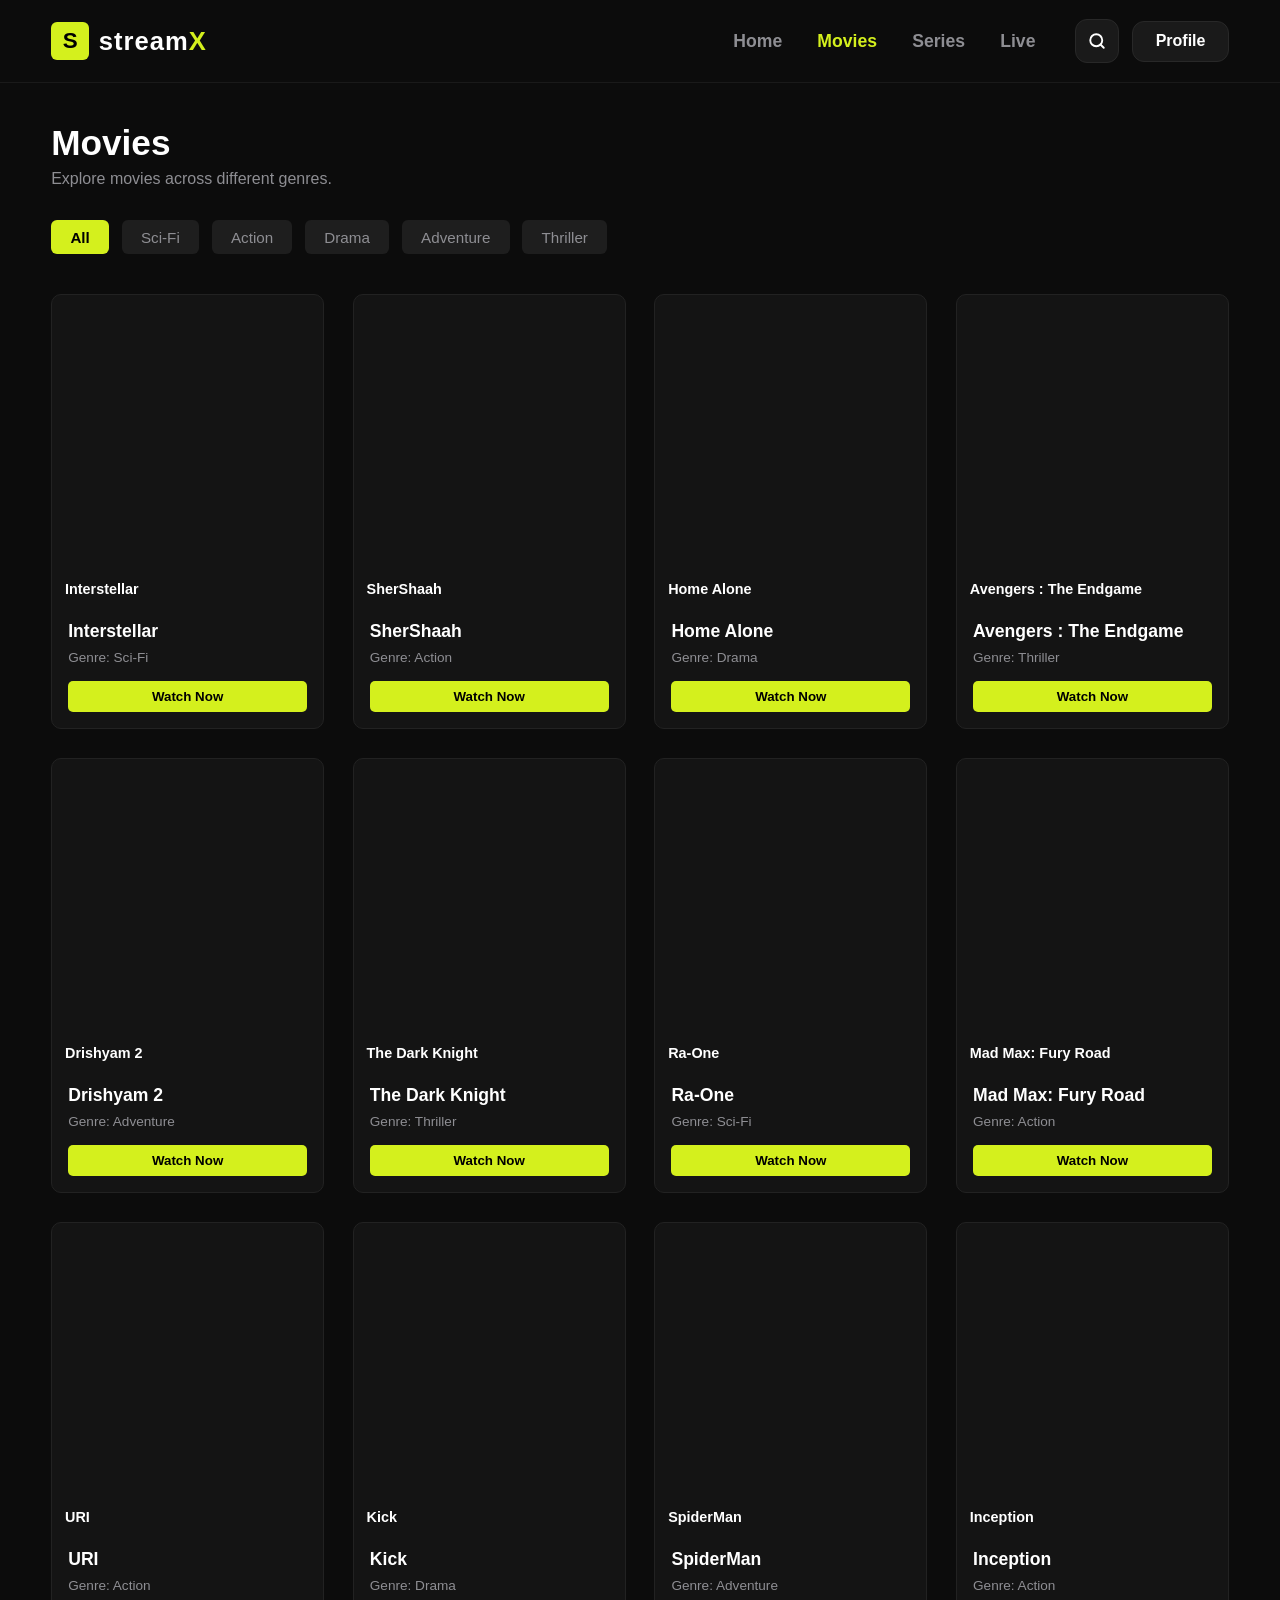
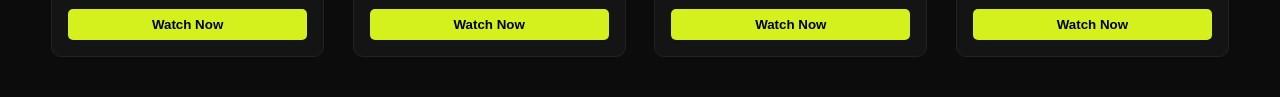
<file: index.html>
<!DOCTYPE html>
<html lang="en">

<head>
    <meta charset="UTF-8">
    <meta name="viewport" content="width=device-width, initial-scale=1.0">
    <title>StreamX | Movies</title>
    <!-- Separate CSS -->
    <link rel="stylesheet" href="style.css">
</head>

<body>

    <!-- =====================================================
         NAVBAR
         ===================================================== -->
    <header class="navbar">

        <!-- LOGO -->
        <div class="logo">
            <div class="logo-box">S</div>
            <div class="logo-text">stream<span>x</span></div>
        </div>

        <!-- UPDATED NAV LINKS & ACTION BUTTONS -->
        <div class="nav-right">
            <nav class="nav-links">
                <a href="index.html" class="working-link">Home</a>
                <a href="movies.html" class="working-link active">Movies</a>
                <a href="series.html" class="working-link">Series</a>
                <a href="#" class="working-link">Live</a>
            </nav>

            <div class="nav-actions">
                <button class="icon-btn search-btn" aria-label="Search">
                    <svg width="18" height="18" viewBox="0 0 24 24" fill="none" stroke="currentColor" stroke-width="2.5" stroke-linecap="round" stroke-linejoin="round">
                        <circle cx="11" cy="11" r="8"></circle>
                        <line x1="21" y1="21" x2="16.65" y2="16.65"></line>
                    </svg>
                </button>
                <a href="#" class="profile-btn">Profile</a>
            </div>
        </div>

    </header>

    <!-- =====================================================
         MOVIES PAGE
         ===================================================== -->
    <main class="page">

        <h1 class="page-title">Movies</h1>
        <p class="page-subtitle">Explore movies across different genres.</p>

        <!-- FILTERS -->
        <div class="filters">
            <button class="filter-btn active" data-type="movie" data-genre="All">All</button>
            <button class="filter-btn" data-type="movie" data-genre="Sci-Fi">Sci-Fi</button>
            <button class="filter-btn" data-type="movie" data-genre="Action">Action</button>
            <button class="filter-btn" data-type="movie" data-genre="Drama">Drama</button>
            <button class="filter-btn" data-type="movie" data-genre="Adventure">Adventure</button>
            <button class="filter-btn" data-type="movie" data-genre="Thriller">Thriller</button>
        </div>

        <!-- MOVIE CARDS CONTAINER -->
        <div id="movieGrid" class="movie-grid"></div>

    </main>

    <!-- =====================================================
         VIDEO MODAL
         ===================================================== -->
    <div id="videoModal" class="modal">
        <div class="modal-box">
            <button id="closeModal" class="close-btn">×</button>
            <iframe id="videoPlayer" src="" allow="autoplay; encrypted-media" allowfullscreen></iframe>
        </div>
    </div>

    <!-- JAVASCRIPT -->
    <script src="script.js"></script>

</body>

</html>
</file>
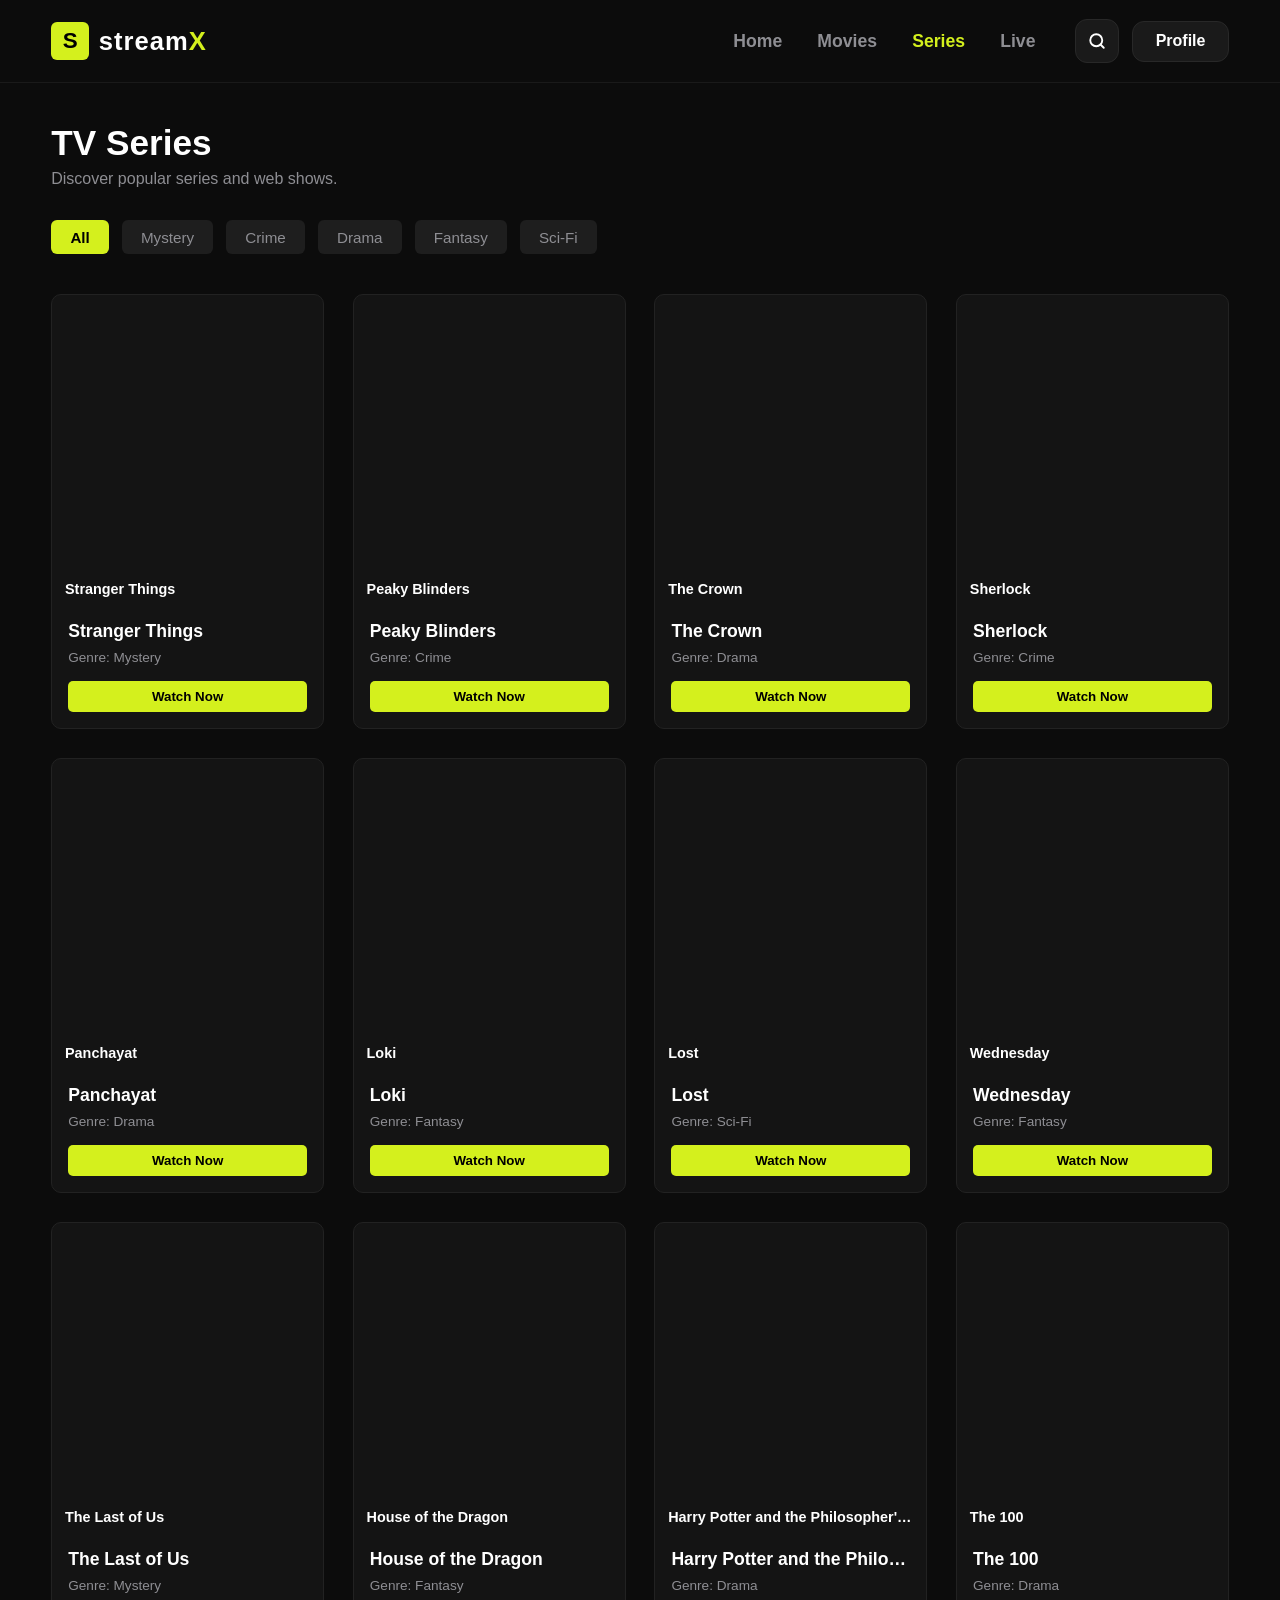
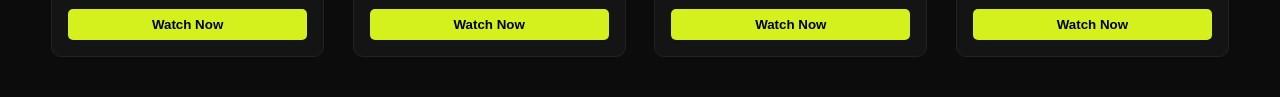
<file: series.html>
<!DOCTYPE html>
<html lang="en">

<head>
    <meta charset="UTF-8">
    <meta name="viewport" content="width=device-width, initial-scale=1.0">
    <title>StreamX | Series</title>
    <link rel="stylesheet" href="style.css">
</head>

<body>

    <!-- =====================================================
         NAVBAR
         ===================================================== -->
    <header class="navbar">

        <!-- LOGO -->
        <div class="logo">
            <div class="logo-box">S</div>
            <div class="logo-text">stream<span>x</span></div>
        </div>

        <!-- UPDATED NAV LINKS & ACTION BUTTONS -->
        <div class="nav-right">
            <nav class="nav-links">
                <a href="index.html" class="working-link">Home</a>
                <a href="movies.html" class="working-link">Movies</a>
                <a href="series.html" class="working-link active">Series</a>
                <a href="#" class="working-link">Live</a>
            </nav>

            <div class="nav-actions">
                <button class="icon-btn search-btn" aria-label="Search">
                    <svg width="18" height="18" viewBox="0 0 24 24" fill="none" stroke="currentColor" stroke-width="2.5" stroke-linecap="round" stroke-linejoin="round">
                        <circle cx="11" cy="11" r="8"></circle>
                        <line x1="21" y1="21" x2="16.65" y2="16.65"></line>
                    </svg>
                </button>
                <a href="#" class="profile-btn">Profile</a>
            </div>
        </div>

    </header>

    <!-- =====================================================
         SERIES PAGE
         ===================================================== -->
    <main class="page">

        <h1 class="page-title">TV Series</h1>
        <p class="page-subtitle">Discover popular series and web shows.</p>

        <!-- FILTERS -->
        <div class="filters">
            <button class="filter-btn active" data-type="series" data-genre="All">All</button>
            <button class="filter-btn" data-type="series" data-genre="Mystery">Mystery</button>
            <button class="filter-btn" data-type="series" data-genre="Crime">Crime</button>
            <button class="filter-btn" data-type="series" data-genre="Drama">Drama</button>
            <button class="filter-btn" data-type="series" data-genre="Fantasy">Fantasy</button>
            <button class="filter-btn" data-type="series" data-genre="Sci-Fi">Sci-Fi</button>
        </div>

        <!-- SERIES CARDS CONTAINER -->
        <div id="seriesGrid" class="series-grid"></div>

    </main>

    <!-- =====================================================
         VIDEO MODAL
         ===================================================== -->
    <div id="videoModal" class="modal">
        <div class="modal-box">
            <button id="closeModal" class="close-btn">×</button>
            <iframe id="videoPlayer" src="" allow="autoplay; encrypted-media" allowfullscreen></iframe>
        </div>
    </div>

    <!-- JAVASCRIPT -->
    <script src="script.js"></script>

</body>

</html>
</file>
<file: style.css>
/* =========================================================
   STREAMX - STYLESHEET (BLACK & LIME THEME)
   ========================================================= */

/* --- RESET & GLOBAL STYLES --- */
* {
    margin: 0;
    padding: 0;
    box-sizing: border-box;
    font-family: 'Segoe UI', Tahoma, Geneva, Verdana, sans-serif;
}

body {
    background-color: #0c0c0c;
    color: #ffffff;
    min-height: 100vh;
    display: flex;
    flex-direction: column;
}

a {
    text-decoration: none;
    color: inherit;
}

/* --- NAVBAR --- */
.navbar {
    display: flex;
    justify-content: space-between;
    align-items: center;
    padding: 1.2rem 4%;
    background-color: #0c0c0c;
    border-bottom: 1px solid #1a1a1a;
    position: sticky;
    top: 0;
    z-index: 100;
}

.logo {
    display: flex;
    align-items: center;
    gap: 0.6rem;
}

.logo-box {
    background-color: #d4f01d;
    color: #000000;
    font-weight: 800;
    font-size: 1.4rem;
    width: 38px;
    height: 38px;
    display: flex;
    align-items: center;
    justify-content: center;
    border-radius: 6px;
}

.logo-text {
    font-size: 1.6rem;
    font-weight: 700;
    letter-spacing: 1px;
    text-transform: lowercase;
}

.logo-text span {
    color: #d4f01d;
    text-transform: uppercase;
}

/* RIGHT side nav wrapper */
.nav-right {
    display: flex;
    align-items: center;
    gap: 2.5rem;
}

.nav-links {
    display: flex;
    align-items: center;
    gap: 2.2rem;
}

.working-link {
    font-size: 1.1rem;
    font-weight: 600;
    color: #8e8e93;
    transition: color 0.2s ease-in-out;
    padding: 0.3rem 0;
}

.working-link:hover {
    color: #ffffff;
}

.working-link.active {
    color: #d4f01d;
}

/* SEARCH & PROFILE BUTTONS */
.nav-actions {
    display: flex;
    align-items: center;
    gap: 0.8rem;
}

.icon-btn {
    background-color: #1a1a1a;
    border: 1px solid #282828;
    color: #ffffff;
    width: 44px;
    height: 44px;
    border-radius: 12px;
    display: flex;
    align-items: center;
    justify-content: center;
    cursor: pointer;
    transition: background-color 0.2s ease, border-color 0.2s ease;
}

.icon-btn:hover {
    background-color: #262626;
    border-color: #383838;
}

.profile-btn {
    background-color: #1a1a1a;
    border: 1px solid #282828;
    color: #ffffff;
    padding: 0.65rem 1.4rem;
    border-radius: 12px;
    font-weight: 700;
    font-size: 1rem;
    transition: background-color 0.2s ease, border-color 0.2s ease;
    display: inline-flex;
    align-items: center;
    justify-content: center;
}

.profile-btn:hover {
    background-color: #262626;
    border-color: #383838;
}

/* --- MAIN PAGE CONTENT --- */
.page {
    flex: 1;
    padding: 2.5rem 4%;
    max-width: 1400px;
    margin: 0 auto;
    width: 100%;
}

.page-title {
    font-size: 2.2rem;
    font-weight: 700;
    margin-bottom: 0.4rem;
}

.page-subtitle {
    color: #8e8e93;
    font-size: 1rem;
    margin-bottom: 2rem;
}

/* --- FILTERS --- */
.filters {
    display: flex;
    flex-wrap: wrap;
    gap: 0.8rem;
    margin-bottom: 2.5rem;
}

.filter-btn {
    background-color: #1e1e1e;
    color: #8e8e93;
    border: none;
    padding: 0.55rem 1.2rem;
    border-radius: 6px;
    cursor: pointer;
    font-size: 0.95rem;
    transition: all 0.2s ease-in-out;
}

.filter-btn:hover {
    background-color: #2a2a2a;
    color: #ffffff;
}

.filter-btn.active {
    background-color: #d4f01d;
    color: #000000;
    font-weight: 600;
}

/* --- MEDIA GRID & CARDS --- */
.movie-grid,
.series-grid {
    display: grid;
    grid-template-columns: repeat(auto-fill, minmax(220px, 1fr));
    gap: 1.8rem;
}

.movie-card,
.series-card {
    background-color: #141414;
    border: 1px solid #222222;
    border-radius: 10px;
    overflow: hidden;
    cursor: pointer;
    transition: transform 0.25s ease-in-out, box-shadow 0.25s ease-in-out, border-color 0.25s ease-in-out;
    display: flex;
    flex-direction: column;
}

.movie-card:hover,
.series-card:hover {
    transform: translateY(-7px);
    border-color: #333333;
    box-shadow: 0 10px 20px rgba(0, 0, 0, 0.6);
}

.thumbnail {
    width: 100%;
    height: 310px;
    background-size: cover;
    background-position: center;
    position: relative;
    display: flex;
    align-items: flex-end;
}

/* Play Overlay Icon */
.play-circle {
    position: absolute;
    top: 50%;
    left: 50%;
    transform: translate(-50%, -50%);
    width: 50px;
    height: 50px;
    background-color: rgba(212, 240, 29, 0.9);
    color: #000000;
    border-radius: 50%;
    display: flex;
    align-items: center;
    justify-content: center;
    font-size: 1.2rem;
    opacity: 0;
    transition: opacity 0.25s ease-in-out, transform 0.25s ease-in-out;
    padding-left: 3px; /* visual center for play arrow */
}

.movie-card:hover .play-circle,
.series-card:hover .play-circle {
    opacity: 1;
    transform: translate(-50%, -50%) scale(1.1);
}

.thumb-title {
    width: 100%;
    background: linear-gradient(transparent, rgba(20, 20, 20, 0.95));
    padding: 1rem 0.8rem 0.5rem 0.8rem;
    font-size: 0.9rem;
    font-weight: 600;
    color: #ffffff;
    white-space: nowrap;
    overflow: hidden;
    text-overflow: ellipsis;
}

.card-content {
    padding: 1rem;
    display: flex;
    flex-direction: column;
    gap: 0.5rem;
    flex: 1;
    justify-content: space-between;
}

.card-content h3 {
    font-size: 1.1rem;
    font-weight: 600;
    color: #ffffff;
    white-space: nowrap;
    overflow: hidden;
    text-overflow: ellipsis;
}

.card-content .meta {
    font-size: 0.85rem;
    color: #8e8e93;
}

.watch-btn {
    margin-top: 0.5rem;
    background-color: #d4f01d;
    color: #000000;
    border: none;
    padding: 0.5rem 0;
    border-radius: 5px;
    font-weight: 600;
    cursor: pointer;
    transition: background-color 0.2s ease-in-out;
}

.watch-btn:hover {
    background-color: #e5ff24;
}

/* --- VIDEO MODAL --- */
.modal {
    display: none;
    position: fixed;
    top: 0;
    left: 0;
    width: 100vw;
    height: 100vh;
    background-color: rgba(0, 0, 0, 0.85);
    z-index: 1000;
    justify-content: center;
    align-items: center;
    opacity: 0;
    transition: opacity 0.3s ease;
}

.modal.show {
    display: flex;
    opacity: 1;
}

.modal-box {
    position: relative;
    width: 90%;
    max-width: 900px;
    aspect-ratio: 16 / 9;
    background-color: #000;
    border-radius: 8px;
    overflow: hidden;
    box-shadow: 0 0 25px rgba(212, 240, 29, 0.2);
}

.modal-box iframe {
    width: 100%;
    height: 100%;
    border: none;
}

.close-btn {
    position: absolute;
    top: -12px;
    right: -12px;
    width: 36px;
    height: 36px;
    background-color: #d4f01d;
    color: #000000;
    border: none;
    border-radius: 50%;
    font-size: 1.5rem;
    font-weight: bold;
    cursor: pointer;
    z-index: 1010;
    line-height: 1;
    display: flex;
    align-items: center;
    justify-content: center;
    box-shadow: 0 2px 10px rgba(0, 0, 0, 0.5);
}

.close-btn:hover {
    background-color: #ffffff;
}

/* --- RESPONSIVE ADJUSTMENTS --- */
@media (max-width: 768px) {
    .navbar {
        flex-direction: column;
        gap: 1rem;
    }

    .nav-right {
        flex-direction: column;
        gap: 1rem;
    }

    .movie-grid,
    .series-grid {
        grid-template-columns: repeat(auto-fill, minmax(150px, 1fr));
        gap: 1rem;
    }

    .thumbnail {
        height: 220px;
    }
}
</file>
